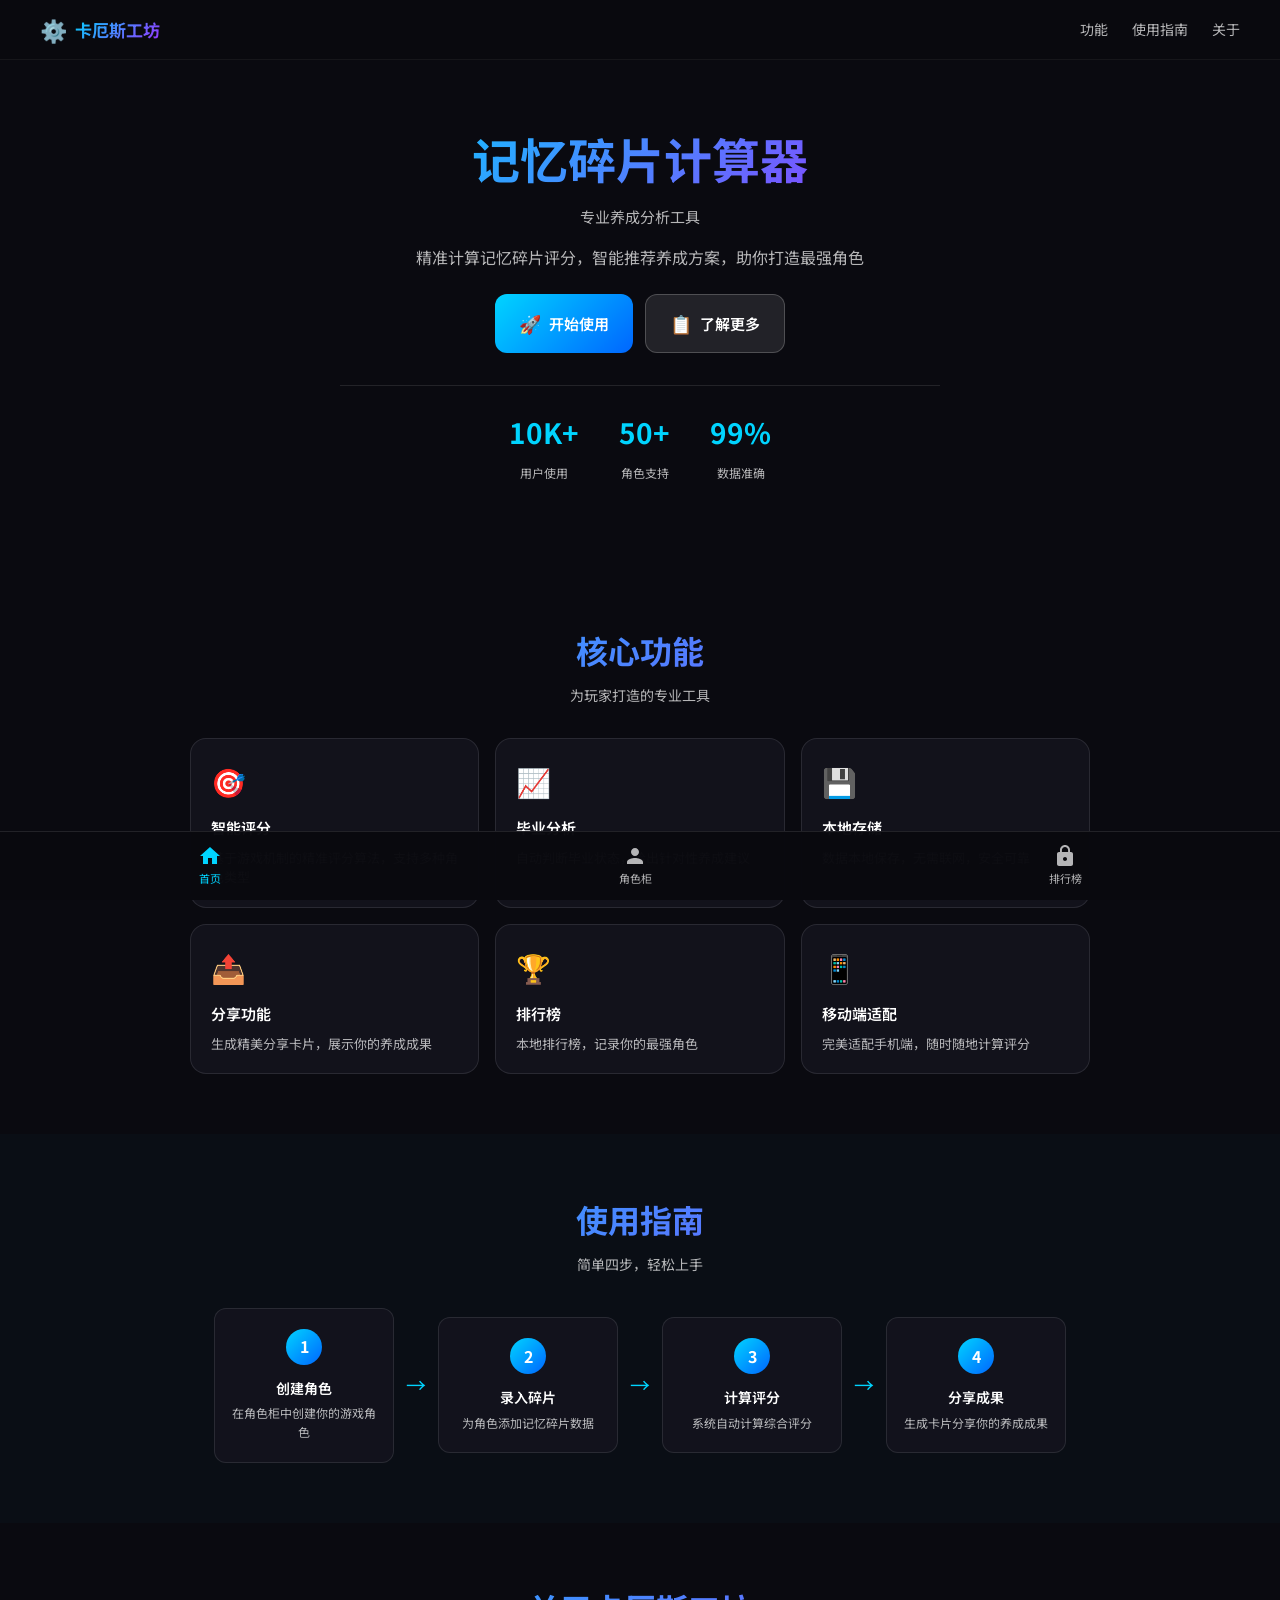
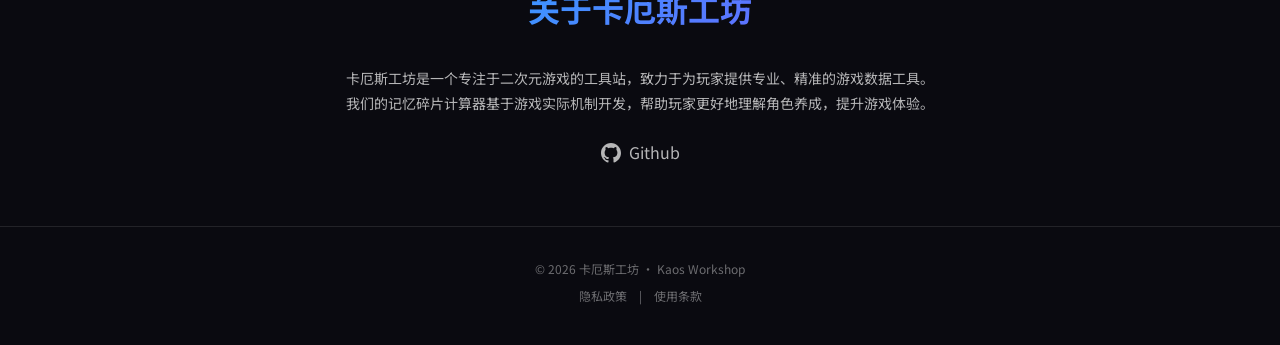
<file: 记忆碎片计算器/index.html>
<!DOCTYPE html>
<html lang="zh-CN">
<head>
    <meta charset="UTF-8">
    <meta name="viewport" content="width=device-width, initial-scale=1.0, maximum-scale=1.0, user-scalable=no">
    <meta name="description" content="卡厄斯工坊 - 记忆碎片计算器 | 游戏角色遗物评分系统 | 二次元游戏工具站">
    <meta name="keywords" content="卡厄斯工坊,记忆碎片,评分计算器,游戏工具,二次元">
    <meta name="author" content="卡厄斯工坊">
    <meta property="og:title" content="卡厄斯工坊 - 记忆碎片计算器">
    <meta property="og:description" content="专业的记忆碎片评分工具，支持角色养成分析和分享">
    <meta property="og:type" content="website">
    <meta property="og:image" content="https://kaosworkshop.github.io/assets/og-image.png">
    <title>卡厄斯工坊 - 记忆碎片计算器</title>
    
    <!-- 预加载关键资源 -->
    <link rel="preconnect" href="https://fonts.googleapis.com">
    <link rel="preconnect" href="https://fonts.gstatic.com" crossorigin>
    
    <!-- 字体 -->
    <link href="https://fonts.googleapis.com/css2?family=Noto+Sans+SC:wght@300;400;500;600;700&display=swap" rel="stylesheet">
    
    <!-- 样式 -->
    <link rel="stylesheet" href="css/style.css">
    <link rel="stylesheet" href="css/home.css">
    
    <!-- Favicon -->
    <link rel="icon" href="assets/favicon.ico" type="image/x-icon">
    
    <!-- 主题色 -->
    <meta name="theme-color" content="#0a0a10">
</head>
<body>
    <!-- 动态粒子背景 -->
    <div class="bg-particles">
        <div class="particle" style="left: 10%; animation-delay: 0s;"></div>
        <div class="particle" style="left: 25%; animation-delay: 3s;"></div>
        <div class="particle" style="left: 40%; animation-delay: 6s;"></div>
        <div class="particle" style="left: 55%; animation-delay: 9s;"></div>
        <div class="particle" style="left: 70%; animation-delay: 12s;"></div>
        <div class="particle" style="left: 85%; animation-delay: 15s;"></div>
    </div>

    <!-- 顶部导航 -->
    <header class="header">
        <div class="header-content">
            <div class="logo">
                <div class="logo-icon">⚙️</div>
                <span class="logo-text">卡厄斯工坊</span>
            </div>
            <nav class="header-nav">
                <a href="#features" class="nav-link">功能</a>
                <a href="#guide" class="nav-link">使用指南</a>
                <a href="#about" class="nav-link">关于</a>
            </nav>
        </div>
    </header>

    <!-- 英雄区域 -->
    <section class="hero">
        <div class="hero-content">
            <div class="hero-title">
                <span class="title-main">记忆碎片计算器</span>
                <span class="title-sub">专业养成分析工具</span>
            </div>
            <p class="hero-desc">精准计算记忆碎片评分，智能推荐养成方案，助你打造最强角色</p>
            <div class="hero-actions">
                <a href="characters.html" class="btn btn-primary">
                    <span class="btn-icon">🚀</span>
                    <span>开始使用</span>
                </a>
                <a href="#features" class="btn btn-secondary">
                    <span class="btn-icon">📋</span>
                    <span>了解更多</span>
                </a>
            </div>
            <div class="hero-stats">
                <div class="stat-item">
                    <span class="stat-value">10K+</span>
                    <span class="stat-label">用户使用</span>
                </div>
                <div class="stat-item">
                    <span class="stat-value">50+</span>
                    <span class="stat-label">角色支持</span>
                </div>
                <div class="stat-item">
                    <span class="stat-value">99%</span>
                    <span class="stat-label">数据准确</span>
                </div>
            </div>
        </div>
    </section>

    <!-- 功能特性 -->
    <section id="features" class="features">
        <div class="section-header">
            <h2 class="section-title">核心功能</h2>
            <p class="section-desc">为玩家打造的专业工具</p>
        </div>
        
        <div class="features-grid">
            <div class="feature-card">
                <div class="feature-icon">🎯</div>
                <h3 class="feature-title">智能评分</h3>
                <p class="feature-desc">基于游戏机制的精准评分算法，支持多种角色类型</p>
            </div>
            <div class="feature-card">
                <div class="feature-icon">📈</div>
                <h3 class="feature-title">毕业分析</h3>
                <p class="feature-desc">自动判断毕业状态，给出针对性养成建议</p>
            </div>
            <div class="feature-card">
                <div class="feature-icon">💾</div>
                <h3 class="feature-title">本地存储</h3>
                <p class="feature-desc">数据本地保存，无需联网，安全可靠</p>
            </div>
            <div class="feature-card">
                <div class="feature-icon">📤</div>
                <h3 class="feature-title">分享功能</h3>
                <p class="feature-desc">生成精美分享卡片，展示你的养成成果</p>
            </div>
            <div class="feature-card">
                <div class="feature-icon">🏆</div>
                <h3 class="feature-title">排行榜</h3>
                <p class="feature-desc">本地排行榜，记录你的最强角色</p>
            </div>
            <div class="feature-card">
                <div class="feature-icon">📱</div>
                <h3 class="feature-title">移动端适配</h3>
                <p class="feature-desc">完美适配手机端，随时随地计算评分</p>
            </div>
        </div>
    </section>

    <!-- 使用指南 -->
    <section id="guide" class="guide">
        <div class="section-header">
            <h2 class="section-title">使用指南</h2>
            <p class="section-desc">简单四步，轻松上手</p>
        </div>
        
        <div class="guide-steps">
            <div class="guide-step">
                <div class="step-number">1</div>
                <div class="step-content">
                    <h3>创建角色</h3>
                    <p>在角色柜中创建你的游戏角色</p>
                </div>
            </div>
            <div class="guide-arrow">→</div>
            <div class="guide-step">
                <div class="step-number">2</div>
                <div class="step-content">
                    <h3>录入碎片</h3>
                    <p>为角色添加记忆碎片数据</p>
                </div>
            </div>
            <div class="guide-arrow">→</div>
            <div class="guide-step">
                <div class="step-number">3</div>
                <div class="step-content">
                    <h3>计算评分</h3>
                    <p>系统自动计算综合评分</p>
                </div>
            </div>
            <div class="guide-arrow">→</div>
            <div class="guide-step">
                <div class="step-number">4</div>
                <div class="step-content">
                    <h3>分享成果</h3>
                    <p>生成卡片分享你的养成成果</p>
                </div>
            </div>
        </div>
    </section>

    <!-- 关于 -->
    <section id="about" class="about">
        <div class="section-header">
            <h2 class="section-title">关于卡厄斯工坊</h2>
        </div>
        <p class="about-content">
            卡厄斯工坊是一个专注于二次元游戏的工具站，致力于为玩家提供专业、精准的游戏数据工具。
            我们的记忆碎片计算器基于游戏实际机制开发，帮助玩家更好地理解角色养成，提升游戏体验。
        </p>
        <div class="about-links">
            <a href="https://github.com/kaosworkshop" target="_blank" class="social-link">
                <svg viewBox="0 0 24 24" fill="currentColor">
                    <path d="M12 0c-6.626 0-12 5.373-12 12 0 5.302 3.438 9.8 8.207 11.387.599.111.793-.261.793-.577v-2.234c-3.338.726-4.033-1.416-4.033-1.416-.546-1.387-1.333-1.756-1.333-1.756-1.089-.745.083-.729.083-.729 1.205.084 1.839 1.237 1.839 1.237 1.07 1.834 2.807 1.304 3.492.997.107-.775.418-1.305.762-1.604-2.665-.305-5.467-1.334-5.467-5.931 0-1.311.469-2.381 1.236-3.221-.124-.303-.535-1.524.117-3.176 0 0 1.008-.322 3.301 1.23.957-.266 1.983-.399 3.003-.404 1.02.005 2.047.138 3.006.404 2.291-1.552 3.297-1.23 3.297-1.23.653 1.653.242 2.874.118 3.176.77.84 1.235 1.911 1.235 3.221 0 4.609-2.807 5.624-5.479 5.921.43.372.823 1.102.823 2.222v3.293c0 .319.192.694.801.576 4.765-1.589 8.199-6.086 8.199-11.386 0-6.627-5.373-12-12-12z"/>
                </svg>
                <span>Github</span>
            </a>
        </div>
    </section>

    <!-- 页脚 -->
    <footer class="footer">
        <div class="footer-content">
            <p>&copy; 2026 卡厄斯工坊 · Kaos Workshop</p>
            <p class="footer-links">
                <a href="#privacy">隐私政策</a>
                <span>|</span>
                <a href="#terms">使用条款</a>
            </p>
        </div>
    </footer>

    <!-- 底部导航（移动端） -->
    <nav class="nav-bar">
        <a href="index.html" class="nav-item active" data-page="index">
            <svg viewBox="0 0 24 24" fill="currentColor"><path d="M10 20v-6h4v6h5v-8h3L12 3 2 12h3v8z"/></svg>
            <span>首页</span>
        </a>
        <a href="characters.html" class="nav-item" data-page="characters">
            <svg viewBox="0 0 24 24" fill="currentColor"><path d="M12 12c2.21 0 4-1.79 4-4s-1.79-4-4-4-4 1.79-4 4 1.79 4 4 4zm0 2c-2.67 0-8 1.34-8 4v2h16v-2c0-2.66-5.33-4-8-4z"/></svg>
            <span>角色柜</span>
        </a>
        <a href="ranking.html" class="nav-item" data-page="ranking">
            <svg viewBox="0 0 24 24" fill="currentColor"><path d="M18 8h-1V6c0-2.76-2.24-5-5-5S7 3.24 7 6v2H6c-1.1 0-2 .9-2 2v10c0 1.1.9 2 2 2h12c1.1 0 2-.9 2-2V10c0-1.1-.9-2-2-2zm-6 9c-1.1 0-2-.9-2-2s.9-2 2-2 2 .9 2 2-.9 2-2 2zm3.1-9H8.9V6c0-1.71 1.39-3.1 3.1-3.1 1.71 0 3.1 1.39 3.1 3.1v2z"/></svg>
            <span>排行榜</span>
        </a>
    </nav>

    <!-- 脚本 -->
    <script src="js/common.js"></script>
    <script src="js/home.js"></script>
</body>
</html>
</file>
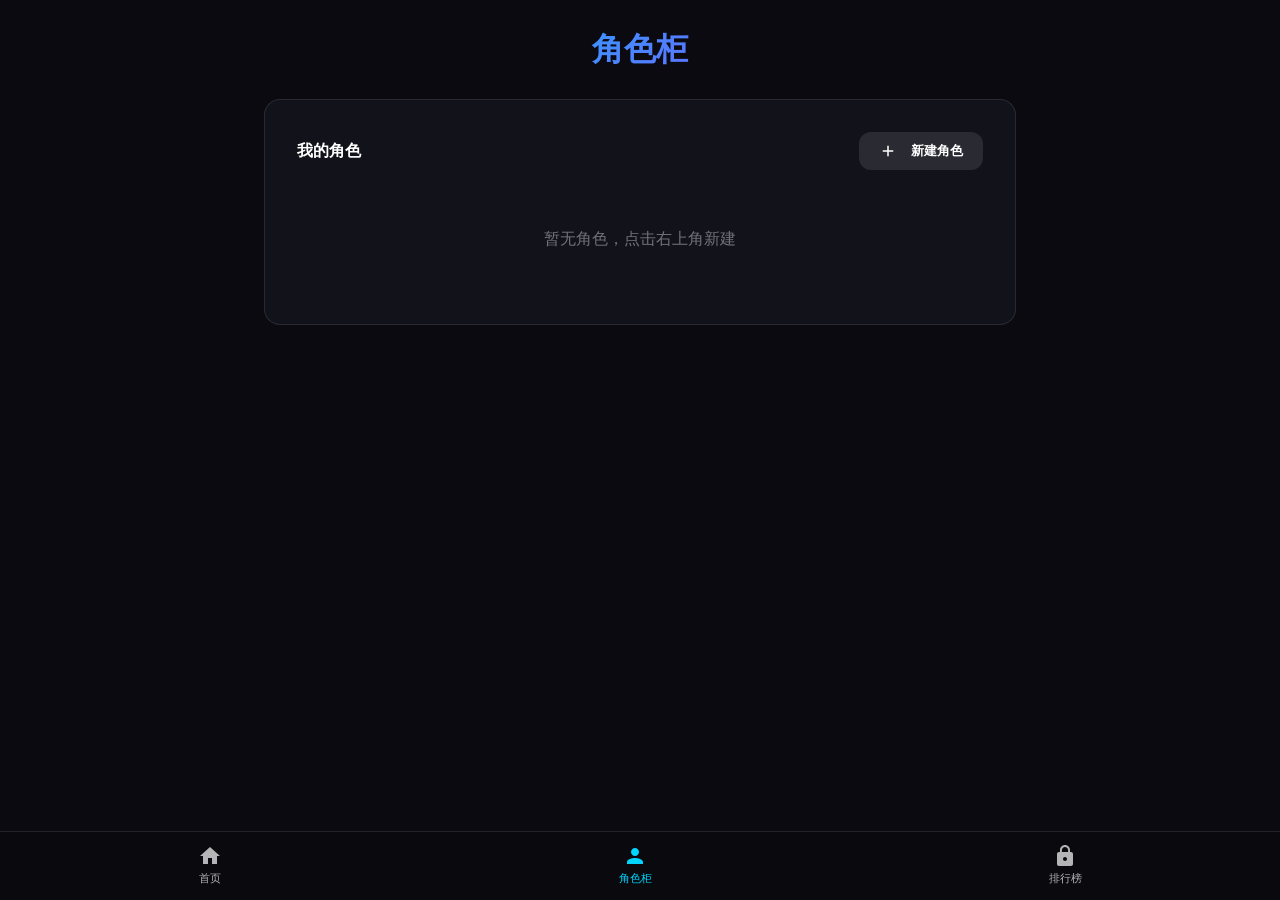
<file: 记忆碎片计算器/character-detail.html>
<!DOCTYPE html>
<html lang="zh-CN">
<head>
    <meta charset="UTF-8">
    <meta name="viewport" content="width=device-width, initial-scale=1.0">
    <title>角色详情 - 卡厄斯工坊</title>
    <link rel="stylesheet" href="css/style.css">
    <link rel="stylesheet" href="css/share-card.css">
</head>
<body>
    <!-- 动态粒子背景 -->
    <div class="bg-particles">
        <div class="particle" style="left: 10%; animation-delay: 0s;"></div>
        <div class="particle" style="left: 25%; animation-delay: 3s;"></div>
        <div class="particle" style="left: 40%; animation-delay: 6s;"></div>
        <div class="particle" style="left: 55%; animation-delay: 9s;"></div>
        <div class="particle" style="left: 70%; animation-delay: 12s;"></div>
        <div class="particle" style="left: 85%; animation-delay: 15s;"></div>
    </div>

    <div class="container">
        <div class="card" style="text-align: center; padding: 32px 24px;">
            <div style="width: 120px; height: 120px; margin: 0 auto 16px; border-radius: 50%; overflow: hidden; border: 3px solid var(--accent); box-shadow: 0 0 30px rgba(0, 212, 255, 0.4);">
                <img id="charImage" src="" style="width: 100%; height: 100%; object-fit: cover;">
            </div>
            <h2 id="charName" style="font-size: 24px; font-weight: 700; margin-bottom: 8px;" class="gradient-text"></h2>
            <p id="charInfo" style="color: var(--text-secondary); font-size: 14px;"></p>
        </div>

        <div class="card">
            <div style="display: flex; justify-content: space-between; align-items: center; margin-bottom: 16px;">
                <h3 style="font-size: 16px; font-weight: 600;">碎片状态</h3>
                <button class="btn btn-secondary" id="addFragmentBtn" style="padding: 8px 16px; font-size: 12px; cursor: pointer; position: relative; z-index: 10;">
                    <svg viewBox="0 0 24 24" fill="currentColor" style="width: 16px; height: 16px; margin-right: 4px;">
                        <path d="M19 13h-6v6h-2v-6H5v-2h6V5h2v6h6v2z"/>
                    </svg>
                    添加碎片
                </button>
            </div>
            <div id="fragmentStatus">
                <!-- 碎片列表 -->
            </div>
        </div>

        <div class="card card-glow">
            <h3 style="font-size: 16px; font-weight: 600; margin-bottom: 16px;">评分汇总</h3>
            
            <!-- 角色类型选择 -->
            <div style="margin-bottom: 16px;">
                <label for="charTypeSelect" style="font-size: 13px; color: var(--text-secondary); margin-bottom: 8px; display: block;">角色类型</label>
                <select id="charTypeSelect" style="width: 100%; padding: 10px; border-radius: 8px; background: rgba(255,255,255,0.05); border: 1px solid var(--border); color: #fff;">
                    <option value="DPS">攻击输出</option>
                    <option value="DEF">防御输出</option>
                    <option value="SUPPORT">治疗辅助</option>
                </select>
            </div>
            
            <!-- 评分结果 -->
            <div id="scoreResult" style="display: none; margin-bottom: 16px; padding: 16px; background: rgba(0,0,0,0.2); border-radius: 8px;">
                <div style="display: flex; justify-content: space-between; align-items: center; margin-bottom: 12px;">
                    <span style="color: var(--text-secondary);">综合评分</span>
                    <span id="totalScore" style="font-size: 28px; font-weight: 700; color: var(--accent);">0</span>
                </div>
                <div style="display: flex; justify-content: space-between; align-items: center; margin-bottom: 12px;">
                    <span style="color: var(--text-secondary);">平均分</span>
                    <span id="avgScore" style="font-size: 20px; font-weight: 600; color: #fff;">0</span>
                </div>
                <div style="display: flex; justify-content: space-between; align-items: center; margin-bottom: 12px;">
                    <span style="color: var(--text-secondary);">毕业度</span>
                    <span id="graduationRate" style="font-size: 18px; font-weight: 600;">0%</span>
                </div>
                <div style="display: flex; justify-content: space-between; align-items: center;">
                    <span style="color: var(--text-secondary);">毕业状态</span>
                    <span id="graduationStatus" style="font-size: 16px; font-weight: 600; padding: 4px 12px; border-radius: 20px;"></span>
                </div>
            </div>
            
            <!-- 养成建议 -->
            <div id="suggestions" style="display: none; margin-bottom: 16px;">
                <h4 style="font-size: 14px; font-weight: 600; margin-bottom: 8px; color: var(--text-secondary);">养成建议</h4>
                <div id="suggestionList"></div>
            </div>
            
            <div style="display: flex; gap: 10px;">
                <button class="btn" style="flex: 1;" onclick="calculateTotalScore()">
                    <svg viewBox="0 0 24 24" fill="currentColor" style="width: 18px; height: 18px; margin-right: 8px;">
                        <path d="M19 3H5c-1.1 0-2 .9-2 2v14c0 1.1.9 2 2 2h14c1.1 0 2-.9 2-2V5c0-1.1-.9-2-2-2zm-7 14l-5-5 1.41-1.41L12 14.17l6.59-6.59L20 8l-8 8z"/>
                    </svg>
                    计算总评分
                </button>
                <button class="btn btn-primary" style="flex: 1;" onclick="ShareCard.showShareModal(currentCharacter)">
                    <svg viewBox="0 0 24 24" fill="currentColor" style="width: 18px; height: 18px; margin-right: 8px;">
                        <path d="M18 16.08c-.76 0-1.44.3-1.96.77L8.91 12.7c.05-2.48 2.06-4.46 4.55-4.51 2.47-.05 4.44 2.02 4.5 4.49l-5.13 3.85c.54.57 1.25.9 2.07.9z"/>
                    </svg>
                    分享卡片
                </button>
            </div>
        </div>
    </div>

    <nav class="nav-bar">
        <a href="index.html" class="nav-item" data-page="index">
            <svg viewBox="0 0 24 24" fill="currentColor"><path d="M10 20v-6h4v6h5v-8h3L12 3 2 12h3v8z"/></svg>
            <span>首页</span>
        </a>
        <a href="characters.html" class="nav-item active" data-page="characters">
            <svg viewBox="0 0 24 24" fill="currentColor"><path d="M12 12c2.21 0 4-1.79 4-4s-1.79-4-4-4-4 1.79-4 4 1.79 4 4 4zm0 2c-2.67 0-8 1.34-8 4v2h16v-2c0-2.66-5.33-4-8-4z"/></svg>
            <span>角色柜</span>
        </a>
    </nav>

    <script src="js/common.js"></script>
    <script src="js/data.js"></script>
    <script src="js/artifact-scoring.js"></script>
    <script src="js/character-detail.js"></script>
    <script src="js/share-card.js"></script>
</body>
</html>
</file>
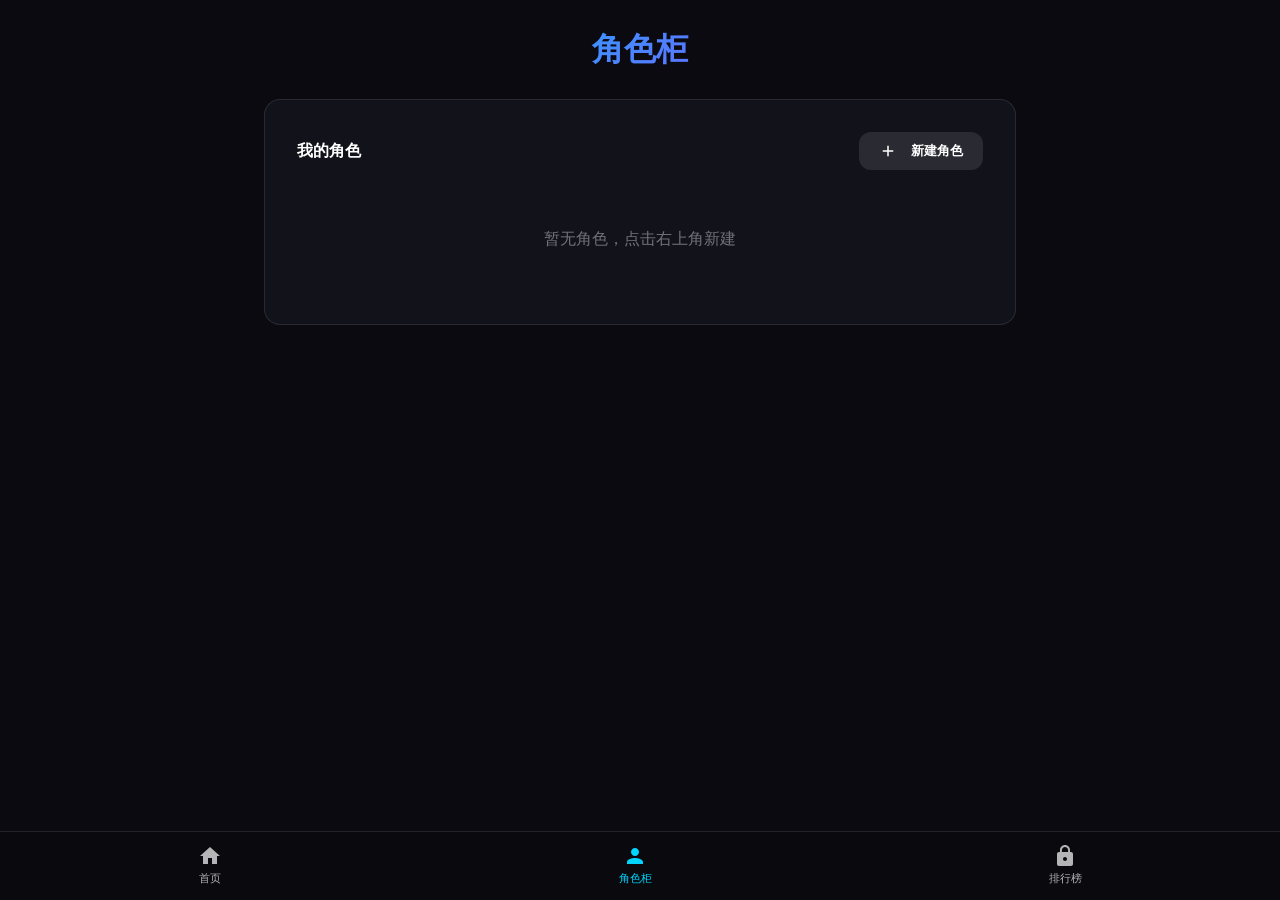
<file: 记忆碎片计算器/characters.html>
<!DOCTYPE html>
<html lang="zh-CN">
<head>
    <meta charset="UTF-8">
    <meta name="viewport" content="width=device-width, initial-scale=1.0">
    <title>角色柜 - 卡厄斯工坊</title>
    <link rel="stylesheet" href="css/style.css">
</head>
<body>
    <!-- 动态粒子背景 -->
    <div class="bg-particles">
        <div class="particle" style="left: 10%; animation-delay: 0s;"></div>
        <div class="particle" style="left: 25%; animation-delay: 3s;"></div>
        <div class="particle" style="left: 40%; animation-delay: 6s;"></div>
        <div class="particle" style="left: 55%; animation-delay: 9s;"></div>
        <div class="particle" style="left: 70%; animation-delay: 12s;"></div>
        <div class="particle" style="left: 85%; animation-delay: 15s;"></div>
    </div>

    <div class="container">
        <h1 class="page-title">角色柜</h1>

        <div class="card">
            <div style="display: flex; justify-content: space-between; align-items: center; margin-bottom: 16px;">
                <h3 style="font-size: 16px; font-weight: 600;">我的角色</h3>
                <button class="btn" style="padding: 10px 20px; font-size: 13px;" onclick="showModal('createCharacterModal')">
                    <svg viewBox="0 0 24 24" fill="currentColor" style="width: 18px; height: 18px; margin-right: 6px;">
                        <path d="M19 13h-6v6h-2v-6H5v-2h6V5h2v6h6v2z"/>
                    </svg>
                    新建角色
                </button>
            </div>
            
            <div id="myCharacters" class="character-grid">
                <div style="grid-column:1/-1;text-align:center;padding:40px 0;color:var(--text-muted);">
                    暂无角色，点击右上角新建
                </div>
            </div>

            <!-- 图片占位符样式 -->
            <style>
                .lazy-image {
                    background: linear-gradient(135deg, rgba(0, 212, 255, 0.1) 0%, rgba(153, 51, 255, 0.1) 100%);
                    min-height: 80px;
                }
            </style>
        </div>
    </div>

    <!-- 新建角色弹窗 -->
    <div id="createCharacterModal" class="modal">
        <div class="modal-content">
            <div class="modal-header">
                <h2>新建角色</h2>
                <span class="close-btn" onclick="hideModal('createCharacterModal')">×</span>
            </div>
            
            <div class="input-group">
                <label for="characterSelect">选择角色</label>
                <select id="characterSelect">
                    <option value="">请选择角色</option>
                </select>
            </div>

            <div class="input-group">
                <label for="selfLevel">自我意识等级</label>
                <select id="selfLevel">
                    <option value="1">Self 1</option>
                    <option value="2">Self 2</option>
                    <option value="3">Self 3</option>
                    <option value="4">Self 4</option>
                    <option value="5">Self 5</option>
                    <option value="6">Self 6</option>
                </select>
            </div>

            <div class="input-group">
                <label for="charLevel">角色等级</label>
                <select id="charLevel">
                    <option value="1">Lv.1</option>
                    <option value="20">Lv.20</option>
                    <option value="40">Lv.40</option>
                    <option value="50">Lv.50</option>
                    <option value="60" selected>Lv.60</option>
                </select>
            </div>

            <button class="btn" style="width: 100%; margin-top: 8px;" onclick="createCharacter()">
                确认创建
            </button>
        </div>
    </div>

    <nav class="nav-bar">
        <a href="index.html" class="nav-item" data-page="index">
            <svg viewBox="0 0 24 24" fill="currentColor"><path d="M10 20v-6h4v6h5v-8h3L12 3 2 12h3v8z"/></svg>
            <span>首页</span>
        </a>
        <a href="characters.html" class="nav-item active" data-page="characters">
            <svg viewBox="0 0 24 24" fill="currentColor"><path d="M12 12c2.21 0 4-1.79 4-4s-1.79-4-4-4-4 1.79-4 4 1.79 4 4 4zm0 2c-2.67 0-8 1.34-8 4v2h16v-2c0-2.66-5.33-4-8-4z"/></svg>
            <span>角色柜</span>
        </a>
        <a href="ranking.html" class="nav-item" data-page="ranking">
            <svg viewBox="0 0 24 24" fill="currentColor"><path d="M18 8h-1V6c0-2.76-2.24-5-5-5S7 3.24 7 6v2H6c-1.1 0-2 .9-2 2v10c0 1.1.9 2 2 2h12c1.1 0 2-.9 2-2V10c0-1.1-.9-2-2-2zm-6 9c-1.1 0-2-.9-2-2s.9-2 2-2 2 .9 2 2-.9 2-2 2zm3.1-9H8.9V6c0-1.71 1.39-3.1 3.1-3.1 1.71 0 3.1 1.39 3.1 3.1v2z"/></svg>
            <span>排行榜</span>
        </a>
    </nav>

    <script src="js/common.js"></script>
    <script src="js/data.js"></script>
    <script src="js/characters.js"></script>
</body>
</html>
</file>
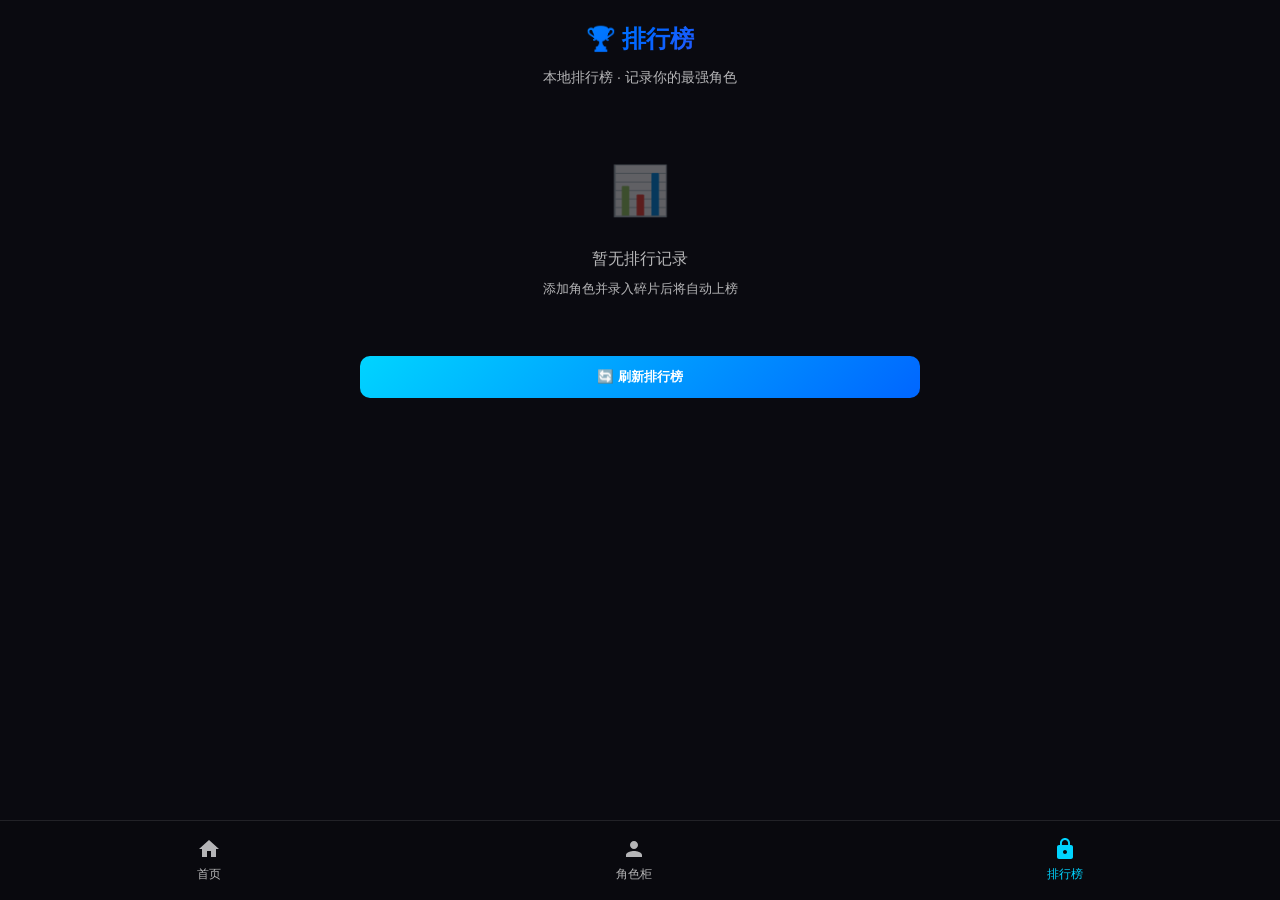
<file: 记忆碎片计算器/ranking.html>
<!DOCTYPE html>
<html lang="zh-CN">
<head>
    <meta charset="UTF-8">
    <meta name="viewport" content="width=device-width, initial-scale=1.0">
    <title>排行榜 - 卡厄斯工坊</title>
    <link rel="stylesheet" href="css/style.css">
    <style>
        /* 排行榜专用样式 */
        .ranking-container {
            padding: 20px;
            max-width: 600px;
            margin: 0 auto;
        }
        
        .ranking-header {
            text-align: center;
            margin-bottom: 24px;
        }
        
        .ranking-title {
            font-size: 24px;
            font-weight: 700;
            background: linear-gradient(135deg, #00d4ff, #0066ff, #9933ff);
            -webkit-background-clip: text;
            -webkit-text-fill-color: transparent;
            background-clip: text;
            margin-bottom: 8px;
        }
        
        .ranking-subtitle {
            font-size: 14px;
            color: var(--text-secondary);
        }
        
        .rank-card {
            background: rgba(20, 20, 30, 0.8);
            backdrop-filter: blur(20px);
            border-radius: 16px;
            padding: 16px;
            margin-bottom: 12px;
            border: 1px solid var(--border);
            transition: all 0.3s ease;
        }
        
        .rank-card:hover {
            border-color: var(--accent);
            box-shadow: 0 0 20px rgba(0, 212, 255, 0.2);
        }
        
        .rank-card:first-child {
            border-color: #ffd700;
            background: linear-gradient(135deg, rgba(255, 215, 0, 0.1), rgba(20, 20, 30, 0.8));
        }
        
        .rank-card:nth-child(2) {
            border-color: #c0c0c0;
        }
        
        .rank-card:nth-child(3) {
            border-color: #cd7f32;
        }
        
        .rank-header {
            display: flex;
            align-items: center;
            margin-bottom: 12px;
        }
        
        .rank-badge {
            width: 32px;
            height: 32px;
            border-radius: 50%;
            display: flex;
            align-items: center;
            justify-content: center;
            font-size: 16px;
            font-weight: 700;
            margin-right: 12px;
            background: rgba(255, 255, 255, 0.1);
        }
        
        .rank-card:first-child .rank-badge {
            background: linear-gradient(135deg, #ffd700, #ffaa00);
            color: #000;
        }
        
        .rank-card:nth-child(2) .rank-badge {
            background: linear-gradient(135deg, #c0c0c0, #a0a0a0);
            color: #000;
        }
        
        .rank-card:nth-child(3) .rank-badge {
            background: linear-gradient(135deg, #cd7f32, #b06020);
            color: #fff;
        }
        
        .char-info {
            flex: 1;
        }
        
        .char-name {
            font-size: 16px;
            font-weight: 600;
            margin-bottom: 2px;
        }
        
        .char-detail {
            font-size: 12px;
            color: var(--text-secondary);
        }
        
        .rank-stats {
            display: flex;
            justify-content: space-around;
            padding-top: 12px;
            border-top: 1px solid rgba(255, 255, 255, 0.1);
        }
        
        .stat-item {
            text-align: center;
        }
        
        .stat-value {
            font-size: 18px;
            font-weight: 700;
            color: var(--accent);
        }
        
        .stat-label {
            font-size: 11px;
            color: var(--text-secondary);
            margin-top: 2px;
        }
        
        .rank-time {
            font-size: 11px;
            color: var(--text-muted);
            margin-top: 8px;
            text-align: right;
        }
        
        .empty-state {
            text-align: center;
            padding: 40px 20px;
            color: var(--text-secondary);
        }
        
        .empty-icon {
            font-size: 48px;
            margin-bottom: 16px;
            opacity: 0.5;
        }
        
        .btn-primary {
            background: linear-gradient(135deg, #00d4ff, #0066ff);
            border: none;
            color: #fff;
            padding: 12px 24px;
            border-radius: 10px;
            font-weight: 600;
            cursor: pointer;
            transition: all 0.3s ease;
            width: 100%;
            margin-top: 16px;
        }
        
        .btn-primary:hover {
            transform: translateY(-2px);
            box-shadow: 0 4px 20px rgba(0, 212, 255, 0.4);
        }
        
        .nav-bar {
            position: fixed;
            bottom: 0;
            left: 0;
            right: 0;
            background: rgba(10, 10, 15, 0.95);
            backdrop-filter: blur(20px);
            display: flex;
            justify-content: space-around;
            padding: 12px 0;
            border-top: 1px solid var(--border);
        }
        
        .nav-item {
            display: flex;
            flex-direction: column;
            align-items: center;
            color: var(--text-secondary);
            text-decoration: none;
            font-size: 12px;
            transition: all 0.3s ease;
        }
        
        .nav-item svg {
            width: 24px;
            height: 24px;
            margin-bottom: 4px;
        }
        
        .nav-item.active {
            color: var(--accent);
        }
    </style>
</head>
<body>
    <!-- 动态粒子背景 -->
    <div class="bg-particles">
        <div class="particle" style="left: 10%; animation-delay: 0s;"></div>
        <div class="particle" style="left: 25%; animation-delay: 3s;"></div>
        <div class="particle" style="left: 40%; animation-delay: 6s;"></div>
        <div class="particle" style="left: 55%; animation-delay: 9s;"></div>
        <div class="particle" style="left: 70%; animation-delay: 12s;"></div>
        <div class="particle" style="left: 85%; animation-delay: 15s;"></div>
    </div>

    <div class="ranking-container">
        <div class="ranking-header">
            <h1 class="ranking-title">🏆 排行榜</h1>
            <p class="ranking-subtitle">本地排行榜 · 记录你的最强角色</p>
        </div>
        
        <div id="rankingList">
            <!-- 排行榜列表将在这里动态生成 -->
        </div>
        
        <button class="btn-primary" onclick="refreshRanking()">
            🔄 刷新排行榜
        </button>
    </div>

    <nav class="nav-bar">
        <a href="index.html" class="nav-item" data-page="index">
            <svg viewBox="0 0 24 24" fill="currentColor"><path d="M10 20v-6h4v6h5v-8h3L12 3 2 12h3v8z"/></svg>
            <span>首页</span>
        </a>
        <a href="characters.html" class="nav-item" data-page="characters">
            <svg viewBox="0 0 24 24" fill="currentColor"><path d="M12 12c2.21 0 4-1.79 4-4s-1.79-4-4-4-4 1.79-4 4 1.79 4 4 4zm0 2c-2.67 0-8 1.34-8 4v2h16v-2c0-2.66-5.33-4-8-4z"/></svg>
            <span>角色柜</span>
        </a>
        <a href="ranking.html" class="nav-item active" data-page="ranking">
            <svg viewBox="0 0 24 24" fill="currentColor"><path d="M18 8h-1V6c0-2.76-2.24-5-5-5S7 3.24 7 6v2H6c-1.1 0-2 .9-2 2v10c0 1.1.9 2 2 2h12c1.1 0 2-.9 2-2V10c0-1.1-.9-2-2-2zm-6 9c-1.1 0-2-.9-2-2s.9-2 2-2 2 .9 2 2-.9 2-2 2zm3.1-9H8.9V6c0-1.71 1.39-3.1 3.1-3.1 1.71 0 3.1 1.39 3.1 3.1v2z"/></svg>
            <span>排行榜</span>
        </a>
    </nav>

    <script src="js/common.js"></script>
    <script src="js/data.js"></script>
    <script src="js/ranking.js"></script>
</body>
</html>
</file>
<file: 记忆碎片计算器/css/style.css>
/* ============================================ */
/* 全局样式重置和变量定义 */
/* ============================================ */

:root {
    /* 颜色变量 */
    --bg-primary: #0a0a10;
    --bg-secondary: #12121a;
    --bg-card: rgba(20, 20, 30, 0.8);
    --accent: #00d4ff;
    --accent-secondary: #9933ff;
    --text-primary: #ffffff;
    --text-secondary: rgba(255, 255, 255, 0.7);
    --text-muted: rgba(255, 255, 255, 0.4);
    --border: rgba(255, 255, 255, 0.1);
    --success: #4ade80;
    --warning: #fbbf24;
    --error: #f87171;
    
    /* 字体变量 */
    --font-family: 'Noto Sans SC', 'Microsoft YaHei', sans-serif;
    
    /* 间距变量 */
    --spacing-xs: 4px;
    --spacing-sm: 8px;
    --spacing-md: 16px;
    --spacing-lg: 24px;
    --spacing-xl: 32px;
    
    /* 圆角变量 */
    --radius-sm: 8px;
    --radius-md: 12px;
    --radius-lg: 16px;
    --radius-xl: 24px;
    
    /* 阴影变量 */
    --shadow-sm: 0 2px 8px rgba(0, 0, 0, 0.3);
    --shadow-md: 0 4px 16px rgba(0, 0, 0, 0.4);
    --shadow-lg: 0 8px 32px rgba(0, 0, 0, 0.5);
    --shadow-glow: 0 0 30px rgba(0, 212, 255, 0.3);
}

/* 全局重置 */
* {
    margin: 0;
    padding: 0;
    box-sizing: border-box;
}

html {
    scroll-behavior: smooth;
}

body {
    font-family: var(--font-family);
    background-color: var(--bg-primary);
    color: var(--text-primary);
    line-height: 1.6;
    min-height: 100vh;
    overflow-x: hidden;
}

/* 基础选择器样式 */
a {
    color: var(--accent);
    text-decoration: none;
}

a:hover {
    text-decoration: underline;
}

button {
    font-family: inherit;
    cursor: pointer;
}

input, select, textarea {
    font-family: inherit;
}

/* 顶部导航 */
.header {
    position: fixed;
    top: 0;
    left: 0;
    right: 0;
    z-index: 100;
    background: rgba(10, 10, 15, 0.98);
    border-bottom: 1px solid rgba(255, 255, 255, 0.05);
    padding: 12px 20px;
}

/* 布局容器 */
.container {
    max-width: 600px;
    margin: 0 auto;
    padding: 20px;
    padding-top: 70px;
    padding-bottom: 140px;  /* 增加底部padding，确保按钮不被导航栏遮挡 */
}

/* 卡片样式 */
.card {
    background: var(--bg-card);
    border-radius: var(--radius-lg);
    padding: var(--spacing-lg);
    border: 1px solid var(--border);
    margin-bottom: var(--spacing-md);
}

.card-glow {
    border-color: rgba(0, 212, 255, 0.2);
    box-shadow: var(--shadow-glow);
}

/* 标题样式 */
.page-title {
    font-size: 24px;
    font-weight: 700;
    margin-bottom: var(--spacing-lg);
    background: linear-gradient(135deg, var(--accent), var(--accent-secondary));
    -webkit-background-clip: text;
    -webkit-text-fill-color: transparent;
    background-clip: text;
    text-align: center;
}

.gradient-text {
    background: linear-gradient(135deg, var(--accent), var(--accent-secondary));
    -webkit-background-clip: text;
    -webkit-text-fill-color: transparent;
    background-clip: text;
}

/* 按钮样式 */
.btn {
    display: inline-flex;
    align-items: center;
    justify-content: center;
    gap: var(--spacing-sm);
    padding: var(--spacing-sm) var(--spacing-md);
    border-radius: var(--radius-md);
    font-weight: 600;
    font-size: 14px;
    transition: all 0.3s ease;
    border: none;
    background: rgba(255, 255, 255, 0.1);
    color: var(--text-primary);
}

.btn:hover {
    background: rgba(255, 255, 255, 0.15);
}

.btn-primary {
    background: linear-gradient(135deg, var(--accent), #0066ff);
    color: #fff;
}

.btn-primary:hover {
    transform: translateY(-2px);
    box-shadow: 0 4px 20px rgba(0, 212, 255, 0.4);
}

.btn-secondary {
    background: rgba(255, 255, 255, 0.05);
    border: 1px solid var(--border);
}

/* 输入框样式 */
input, select {
    width: 100%;
    padding: var(--spacing-sm) var(--spacing-md);
    border-radius: var(--radius-md);
    background: rgba(255, 255, 255, 0.05);
    border: 1px solid var(--border);
    color: #fff;
    font-size: 14px;
    transition: all 0.3s ease;
    -webkit-appearance: none;
    -moz-appearance: none;
    appearance: none;
    cursor: pointer;
}

select option {
    background: #1a1a2e;
    color: #fff;
    padding: 8px 12px;
}
    color: var(--text-primary);
    font-size: 14px;
    transition: all 0.3s ease;
}

input:focus, select:focus {
    outline: none;
    border-color: var(--accent);
    box-shadow: 0 0 10px rgba(0, 212, 255, 0.2);
}

/* 模态框样式 */
.modal {
    display: none;
    position: fixed;
    top: 0;
    left: 0;
    right: 0;
    bottom: 0;
    background: rgba(0, 0, 0, 0.85);
    justify-content: center;
    align-items: center;
    z-index: 1000;
    padding: var(--spacing-md);
}

.modal-content {
    width: 100%;
    max-width: 400px;
    background: var(--bg-secondary);
    border-radius: var(--radius-xl);
    border: 1px solid var(--border);
    overflow: hidden;
}

.modal-header {
    display: flex;
    justify-content: space-between;
    align-items: center;
    padding: var(--spacing-md) var(--spacing-lg);
    border-bottom: 1px solid var(--border);
}

.modal-header h2 {
    font-size: 18px;
    font-weight: 600;
}

.close-btn {
    font-size: 24px;
    cursor: pointer;
    color: var(--text-secondary);
    transition: color 0.3s ease;
    line-height: 1;
}

.close-btn:hover {
    color: var(--text-primary);
}

.modal-body {
    padding: var(--spacing-lg);
}

/* 输入组 */
.input-group {
    margin-bottom: var(--spacing-md);
}

.input-group label {
    display: block;
    font-size: 13px;
    color: var(--text-secondary);
    margin-bottom: var(--spacing-xs);
}

/* 动态粒子背景 */
.bg-particles {
    position: fixed;
    top: 0;
    left: 0;
    right: 0;
    bottom: 0;
    pointer-events: none;
    z-index: 0;
    overflow: hidden;
}

.particle {
    position: absolute;
    top: -20px;
    border-radius: 50%;
    opacity: 0.6;
    animation: particleFloat linear infinite;
}

@keyframes particleFloat {
    0% {
        transform: translateY(0) translateX(0);
        opacity: 0;
    }
    10% {
        opacity: 0.6;
    }
    90% {
        opacity: 0.6;
    }
    100% {
        transform: translateY(100vh) translateX(20px);
        opacity: 0;
    }
}

/* 底部导航栏 */
.nav-bar {
    position: fixed;
    bottom: 0;
    left: 0;
    right: 0;
    background: rgba(10, 10, 15, 0.98);
    display: flex;
    justify-content: space-around;
    padding: var(--spacing-sm) 0;
    padding-bottom: calc(var(--spacing-sm) + env(safe-area-inset-bottom));
    border-top: 1px solid var(--border);
    z-index: 99;
}

.nav-item {
    display: flex;
    flex-direction: column;
    align-items: center;
    color: var(--text-secondary);
    text-decoration: none;
    font-size: 11px;
    padding: var(--spacing-xs) var(--spacing-md);
    transition: all 0.3s ease;
}

.nav-item svg {
    width: 24px;
    height: 24px;
    margin-bottom: 2px;
}

.nav-item.active {
    color: var(--accent);
}

.nav-item:hover {
    color: var(--accent);
}

/* 响应式调整 */
@media (min-width: 768px) {
    .container {
        max-width: 800px;
        padding: var(--spacing-lg);
    }
    
    .card {
        padding: var(--spacing-xl);
    }
    
    .page-title {
        font-size: 32px;
    }
}

/* 隐藏滚动条但保持滚动功能 */
::-webkit-scrollbar {
    width: 6px;
}

::-webkit-scrollbar-track {
    background: var(--bg-secondary);
}

::-webkit-scrollbar-thumb {
    background: var(--border);
    border-radius: 3px;
}

::-webkit-scrollbar-thumb:hover {
    background: var(--text-muted);
}
</file>
<file: 记忆碎片计算器/css/home.css>
/* ============================================ */
/* 首页专用样式 - 简化版 */
/* ============================================ */

/* 顶部导航 */
.header {
    position: fixed;
    top: 0;
    left: 0;
    right: 0;
    z-index: 100;
    background: rgba(10, 10, 15, 0.95);
    border-bottom: 1px solid rgba(255, 255, 255, 0.05);
    padding: 12px 20px;
}

.header-content {
    display: flex;
    justify-content: space-between;
    align-items: center;
    max-width: 1200px;
    margin: 0 auto;
}

.logo {
    display: flex;
    align-items: center;
    gap: 8px;
}

.logo-icon {
    font-size: 22px;
}

.logo-text {
    font-size: 17px;
    font-weight: 700;
    background: linear-gradient(135deg, #00d4ff, #9933ff);
    -webkit-background-clip: text;
    -webkit-text-fill-color: transparent;
    background-clip: text;
}

.header-nav {
    display: none;
    gap: 24px;
}

.nav-link {
    color: var(--text-secondary);
    text-decoration: none;
    font-size: 14px;
    transition: color 0.3s ease;
}

.nav-link:hover {
    color: var(--accent);
}

@media (min-width: 768px) {
    .header-nav {
        display: flex;
    }
}

/* 英雄区域 */
.hero {
    padding: 100px 20px 60px;
    text-align: center;
}

.hero-content {
    max-width: 600px;
    margin: 0 auto;
}

.hero-title {
    margin-bottom: 16px;
}

.title-main {
    display: block;
    font-size: 36px;
    font-weight: 700;
    background: linear-gradient(135deg, #00d4ff, #9933ff);
    -webkit-background-clip: text;
    -webkit-text-fill-color: transparent;
    background-clip: text;
    margin-bottom: 8px;
}

.title-sub {
    display: block;
    font-size: 15px;
    color: var(--text-secondary);
}

.hero-desc {
    font-size: 15px;
    color: var(--text-secondary);
    line-height: 1.6;
    margin-bottom: 24px;
}

.hero-actions {
    display: flex;
    gap: 12px;
    justify-content: center;
    margin-bottom: 32px;
}

.btn {
    display: inline-flex;
    align-items: center;
    gap: 8px;
    padding: 14px 24px;
    border-radius: 12px;
    font-weight: 600;
    text-decoration: none;
    transition: all 0.3s ease;
    border: none;
    cursor: pointer;
    font-family: inherit;
    font-size: 15px;
}

.btn-primary {
    background: linear-gradient(135deg, #00d4ff, #0066ff);
    color: #fff;
}

.btn-primary:hover {
    transform: translateY(-2px);
    box-shadow: 0 4px 20px rgba(0, 212, 255, 0.4);
}

.btn-secondary {
    background: rgba(255, 255, 255, 0.1);
    color: #fff;
    border: 1px solid rgba(255, 255, 255, 0.2);
}

.btn-secondary:hover {
    background: rgba(255, 255, 255, 0.15);
}

.btn-icon {
    font-size: 18px;
}

.hero-stats {
    display: flex;
    justify-content: center;
    gap: 40px;
    padding-top: 24px;
    border-top: 1px solid rgba(255, 255, 255, 0.1);
}

.stat-item {
    text-align: center;
}

.stat-value {
    display: block;
    font-size: 28px;
    font-weight: 700;
    color: var(--accent);
    margin-bottom: 4px;
}

.stat-label {
    font-size: 12px;
    color: var(--text-secondary);
}

/* 功能特性 */
.features {
    padding: 40px 20px;
}

.section-header {
    text-align: center;
    margin-bottom: 32px;
}

.section-title {
    font-size: 24px;
    font-weight: 700;
    margin-bottom: 8px;
    background: linear-gradient(135deg, #00d4ff, #9933ff);
    -webkit-background-clip: text;
    -webkit-text-fill-color: transparent;
    background-clip: text;
}

.section-desc {
    font-size: 14px;
    color: var(--text-secondary);
}

.features-grid {
    display: grid;
    grid-template-columns: repeat(2, 1fr);
    gap: 16px;
    max-width: 600px;
    margin: 0 auto;
}

.feature-card {
    background: rgba(20, 20, 30, 0.8);
    border-radius: 16px;
    padding: 20px;
    border: 1px solid var(--border);
    transition: all 0.3s ease;
}

.feature-card:hover {
    border-color: var(--accent);
    transform: translateY(-4px);
    box-shadow: 0 8px 30px rgba(0, 212, 255, 0.15);
}

.feature-icon {
    font-size: 28px;
    margin-bottom: 12px;
}

.feature-title {
    font-size: 15px;
    font-weight: 600;
    margin-bottom: 8px;
}

.feature-desc {
    font-size: 13px;
    color: var(--text-secondary);
    line-height: 1.5;
}

@media (min-width: 768px) {
    .features-grid {
        grid-template-columns: repeat(3, 1fr);
        max-width: 900px;
    }
}

/* 使用指南 */
.guide {
    padding: 40px 20px;
    background: rgba(0, 212, 255, 0.02);
}

.guide-steps {
    display: flex;
    flex-wrap: wrap;
    justify-content: center;
    align-items: center;
    gap: 12px;
    max-width: 900px;
    margin: 0 auto;
}

.guide-step {
    flex: 1;
    min-width: 120px;
    max-width: 180px;
    text-align: center;
    background: rgba(20, 20, 30, 0.8);
    border-radius: 12px;
    padding: 20px 12px;
    border: 1px solid var(--border);
}

.step-number {
    display: inline-flex;
    align-items: center;
    justify-content: center;
    width: 36px;
    height: 36px;
    border-radius: 50%;
    background: linear-gradient(135deg, #00d4ff, #0066ff);
    color: #fff;
    font-weight: 700;
    margin-bottom: 12px;
}

.step-content h3 {
    font-size: 14px;
    font-weight: 600;
    margin-bottom: 4px;
}

.step-content p {
    font-size: 12px;
    color: var(--text-secondary);
}

.guide-arrow {
    display: none;
    color: var(--accent);
    font-size: 20px;
}

@media (min-width: 600px) {
    .guide-arrow {
        display: block;
    }
}

/* 关于 */
.about {
    padding: 40px 20px;
    text-align: center;
}

.about-content {
    font-size: 14px;
    color: var(--text-secondary);
    line-height: 1.8;
    max-width: 600px;
    margin: 0 auto 24px;
}

.about-links {
    display: flex;
    justify-content: center;
    gap: 24px;
}

.social-link {
    display: flex;
    align-items: center;
    gap: 8px;
    color: var(--text-secondary);
    text-decoration: none;
    transition: color 0.3s ease;
}

.social-link:hover {
    color: var(--accent);
}

.social-link svg {
    width: 20px;
    height: 20px;
}

/* 页脚 */
.footer {
    padding: 32px 20px;
    border-top: 1px solid var(--border);
    text-align: center;
}

.footer-content p {
    font-size: 12px;
    color: var(--text-muted);
    margin-bottom: 8px;
}

.footer-links {
    display: flex;
    justify-content: center;
    gap: 12px;
}

.footer-links a {
    color: var(--text-muted);
    text-decoration: none;
    font-size: 12px;
    transition: color 0.3s ease;
}

.footer-links a:hover {
    color: var(--text-secondary);
}

.footer-links span {
    color: var(--text-muted);
}

/* 响应式调整 */
@media (min-width: 768px) {
    .hero {
        padding: 120px 40px 80px;
    }
    
    .title-main {
        font-size: 48px;
    }
    
    .hero-desc {
        font-size: 16px;
        max-width: 500px;
        margin-left: auto;
        margin-right: auto;
    }
    
    .features, .guide, .about {
        padding: 60px 40px;
    }
    
    .section-title {
        font-size: 32px;
    }
}
</file>
<file: 记忆碎片计算器/css/share-card.css>
/* ============================================ */
/* 分享卡片样式 */
/* ============================================ */

/* 分享卡片主体 */
.share-card {
    position: relative;
    width: 100%;
    max-width: 340px;
    margin: 0 auto;
    border-radius: 24px;
    overflow: hidden;
    font-family: 'PingFang SC', 'Microsoft YaHei', sans-serif;
    box-shadow: 0 0 40px rgba(0, 212, 255, 0.3);
}

/* 背景层 */
.card-bg {
    position: absolute;
    top: 0;
    left: 0;
    right: 0;
    bottom: 0;
    z-index: 0;
}

.bg-gradient {
    position: absolute;
    top: 0;
    left: 0;
    right: 0;
    bottom: 0;
    background: linear-gradient(135deg, 
        rgba(10, 10, 30, 0.95) 0%, 
        rgba(30, 20, 50, 0.95) 50%, 
        rgba(10, 30, 50, 0.95) 100%);
}

.bg-pattern {
    position: absolute;
    top: 0;
    left: 0;
    right: 0;
    bottom: 0;
    background-image: 
        radial-gradient(circle at 20% 80%, rgba(0, 212, 255, 0.1) 0%, transparent 50%),
        radial-gradient(circle at 80% 20%, rgba(153, 51, 255, 0.1) 0%, transparent 50%),
        radial-gradient(circle at 50% 50%, rgba(255, 100, 150, 0.05) 0%, transparent 70%);
}

.share-card .card-glow {
    position: absolute;
    top: -50%;
    left: -50%;
    width: 200%;
    height: 200%;
    background: radial-gradient(circle at 30% 20%, 
        rgba(0, 212, 255, 0.15) 0%, transparent 40%);
    animation: glowPulse 3s ease-in-out infinite;
}

@keyframes glowPulse {
    0%, 100% { opacity: 0.5; }
    50% { opacity: 1; }
}

/* 内容区域 */
.card-content {
    position: relative;
    z-index: 1;
    padding: 24px;
    color: #fff;
}

/* 角色信息区 */
.char-section {
    display: flex;
    align-items: center;
    gap: 16px;
    margin-bottom: 20px;
}

.char-portrait {
    position: relative;
    width: 72px;
    height: 72px;
    flex-shrink: 0;
}

.char-portrait img {
    width: 100%;
    height: 100%;
    border-radius: 16px;
    object-fit: cover;
    border: 3px solid rgba(0, 212, 255, 0.5);
}

.char-avatar {
    width: 100%;
    height: 100%;
    border-radius: 16px;
    border: 3px solid rgba(0, 212, 255, 0.5);
    display: flex;
    align-items: center;
    justify-content: center;
    font-size: 28px;
    font-weight: bold;
    color: #fff;
}

.char-avatar {
    width: 100%;
    height: 100%;
    border-radius: 16px;
    border: 3px solid rgba(0, 212, 255, 0.5);
    display: flex;
    align-items: center;
    justify-content: center;
    font-size: 28px;
    font-weight: bold;
    color: #fff;
}

.char-avatar {
    width: 100%;
    height: 100%;
    border-radius: 16px;
    border: 3px solid rgba(0, 212, 255, 0.5);
    display: flex;
    align-items: center;
    justify-content: center;
    font-size: 28px;
    font-weight: bold;
    color: #fff;
}

.portrait-frame {
    position: absolute;
    top: -4px;
    left: -4px;
    right: -4px;
    bottom: -4px;
    border: 2px solid transparent;
    border-radius: 20px;
    background: linear-gradient(135deg, #00d4ff, #9933ff) border-box;
    -webkit-mask: linear-gradient(#fff 0 0) padding-box, linear-gradient(#fff 0 0);
    -webkit-mask-composite: xor;
    mask-composite: exclude;
}

.self-badge {
    position: absolute;
    bottom: -8px;
    left: 50%;
    transform: translateX(-50%);
    background: linear-gradient(135deg, #ff6b9d, #c44569);
    padding: 2px 10px;
    border-radius: 10px;
    font-size: 10px;
    font-weight: 600;
    white-space: nowrap;
}

.char-info {
    flex: 1;
}

.char-name {
    font-size: 20px;
    font-weight: 700;
    color: #fff;
    margin-bottom: 4px;
}

.char-level {
    font-size: 13px;
    color: rgba(255, 255, 255, 0.7);
    margin-bottom: 2px;
}

.char-type {
    font-size: 11px;
    color: #00d4ff;
    background: rgba(0, 212, 255, 0.1);
    padding: 2px 8px;
    border-radius: 8px;
    display: inline-block;
}

.char-type-tag {
    font-size: 11px;
    color: rgba(255, 255, 255, 0.8);
    background: rgba(255, 255, 255, 0.1);
    padding: 2px 8px;
    border-radius: 8px;
    display: inline-flex;
    align-items: center;
    gap: 4px;
}

.char-avatar-fallback {
    width: 100%;
    height: 100%;
    border-radius: 16px;
    border: 3px solid rgba(0, 212, 255, 0.5);
    display: flex;
    align-items: center;
    justify-content: center;
    font-size: 28px;
    font-weight: bold;
    color: #fff;
}

/* 分割线 */
.divider {
    display: flex;
    align-items: center;
    gap: 12px;
    margin: 16px 0;
}

.divider-line {
    flex: 1;
    height: 1px;
    background: linear-gradient(90deg, transparent, rgba(0, 212, 255, 0.5), transparent);
}

.divider-icon {
    font-size: 16px;
}

/* 评分展示区 */
.score-section {
    display: flex;
    justify-content: space-around;
    margin-bottom: 20px;
}

.score-item {
    text-align: center;
}

.score-item.main .score-value {
    font-size: 48px;
    color: #fff;
}

.score-value {
    font-size: 28px;
    font-weight: 700;
    color: #fff;
    margin-bottom: 4px;
}

.score-value.rating-s {
    color: #ffd700;
    text-shadow: 0 0 10px rgba(255, 215, 0, 0.5);
}

.score-value.rating-a {
    color: #00d4ff;
    text-shadow: 0 0 10px rgba(0, 212, 255, 0.5);
}

.score-value.rating-b {
    color: #4ade80;
    text-shadow: 0 0 10px rgba(74, 222, 128, 0.5);
}

.score-value.rating-c {
    color: #fbbf24;
}

.score-value.rating-d {
    color: #f87171;
}

.score-label {
    font-size: 11px;
    color: rgba(255, 255, 255, 0.6);
    margin-bottom: 2px;
}

.score-max {
    font-size: 12px;
    color: rgba(255, 255, 255, 0.4);
}

/* 进度条区域 */
.progress-section {
    margin-bottom: 20px;
}

.progress-label {
    display: flex;
    justify-content: space-between;
    font-size: 12px;
    color: rgba(255, 255, 255, 0.7);
    margin-bottom: 8px;
}

.progress-bar {
    position: relative;
    height: 12px;
    background: rgba(255, 255, 255, 0.1);
    border-radius: 6px;
    overflow: hidden;
}

.progress-fill {
    height: 100%;
    background: linear-gradient(90deg, #00d4ff, #9933ff);
    border-radius: 6px;
    transition: width 0.5s ease;
}

.progress-glow {
    position: absolute;
    top: 0;
    left: 0;
    right: 0;
    bottom: 0;
    background: linear-gradient(90deg, 
        transparent 0%, 
        rgba(255, 255, 255, 0.3) 50%, 
        transparent 100%);
    animation: progressGlow 2s linear infinite;
}

@keyframes progressGlow {
    0% { transform: translateX(-100%); }
    100% { transform: translateX(100%); }
}

/* 碎片状态 */
.fragments-status {
    margin-bottom: 16px;
}

.fragments-label {
    font-size: 12px;
    color: rgba(255, 255, 255, 0.6);
    margin-bottom: 8px;
}

.fragments-dots {
    display: flex;
    gap: 8px;
}

.dot {
    width: 12px;
    height: 12px;
    border-radius: 50%;
    transition: all 0.3s ease;
}

.dot.filled {
    background: linear-gradient(135deg, #00d4ff, #9933ff);
    box-shadow: 0 0 8px rgba(0, 212, 255, 0.5);
}

.dot.empty {
    background: rgba(255, 255, 255, 0.2);
}

/* 底部 */
.card-footer {
    text-align: center;
    padding-top: 12px;
    border-top: 1px solid rgba(255, 255, 255, 0.1);
}

.card-footer span {
    font-size: 10px;
    color: rgba(255, 255, 255, 0.4);
}

/* 分享弹窗样式 */
.share-modal {
    background: rgba(0, 0, 0, 0.9);
}

.share-modal-content {
    max-width: 90%;
    width: 400px;
    max-height: 90vh;
    overflow-y: auto;
    border-radius: 20px;
    background: rgba(20, 20, 30, 0.95);
    border: 1px solid rgba(0, 212, 255, 0.3);
}

.share-preview {
    padding: 20px;
}

.share-actions {
    display: flex;
    gap: 12px;
    padding: 16px 20px;
    border-top: 1px solid rgba(255, 255, 255, 0.1);
}

.share-actions .btn {
    flex: 1;
    padding: 12px;
    border-radius: 12px;
    font-weight: 600;
}

.btn-primary {
    background: linear-gradient(135deg, #00d4ff, #0066ff);
    border: none;
    color: #fff;
}

.btn-primary:hover {
    box-shadow: 0 4px 20px rgba(0, 212, 255, 0.4);
}

/* 响应式适配 */
@media (max-width: 480px) {
    .share-card {
        max-width: 100%;
        border-radius: 16px;
    }
    
    .card-content {
        padding: 16px;
    }
    
    .char-portrait {
        width: 60px;
        height: 60px;
    }
    
    .char-name {
        font-size: 18px;
    }
    
    .score-item.main .score-value {
        font-size: 40px;
    }
    
    .score-value {
        font-size: 24px;
    }
}
</file>
